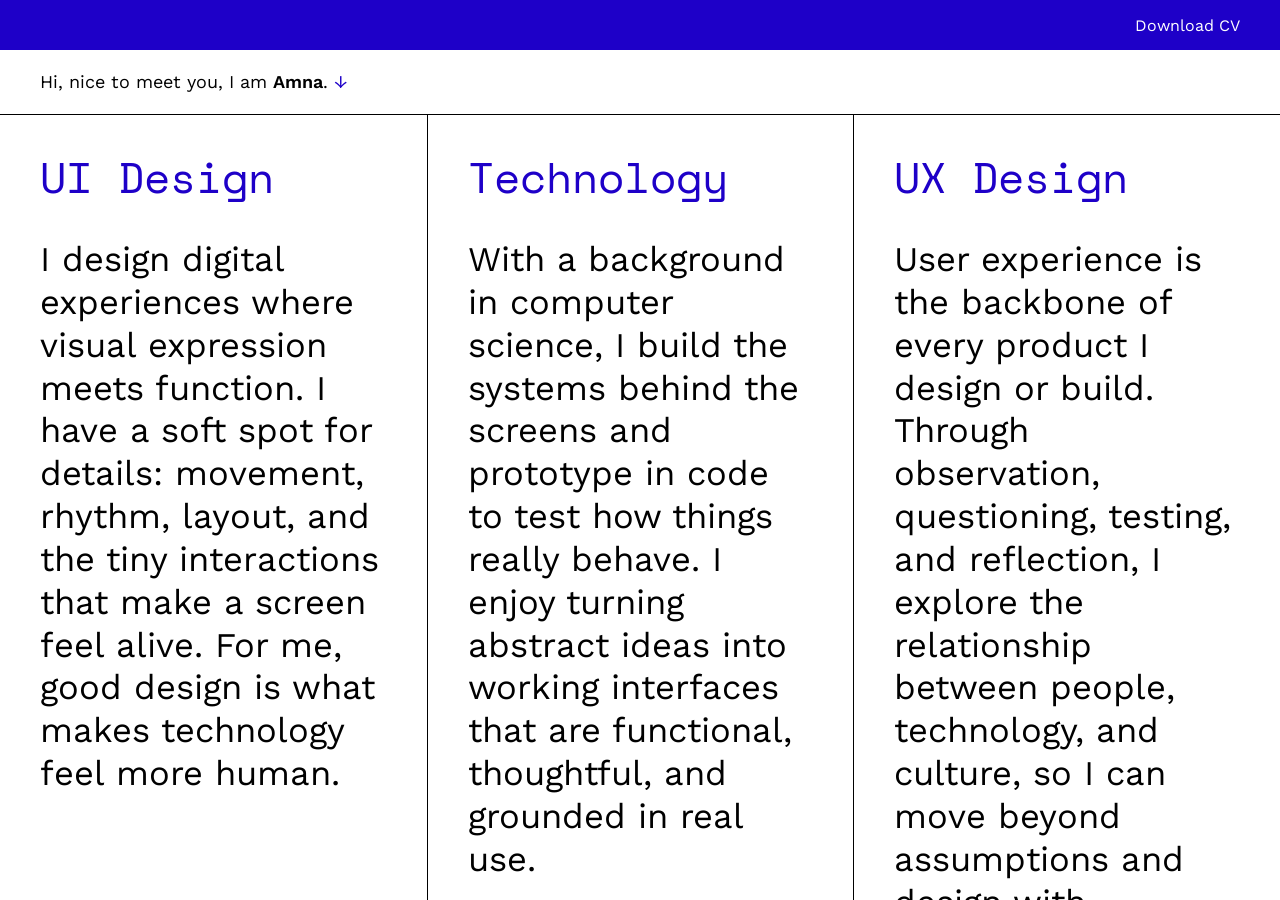
<file: index.html>
<!DOCTYPE html>
<html lang="en">
<head>
  <meta charset="UTF-8">
  <meta name="viewport" content="width=device-width, initial-scale=1.0">
  <title>Amna Ahmad — Portfolio</title>

  <!-- Fonts: Work Sans for everything; Space Mono (class="mono") only for the column
       titles, technical details and numbers -->
  <link rel="preconnect" href="https://fonts.googleapis.com">
  <link rel="preconnect" href="https://fonts.gstatic.com" crossorigin>
  <link href="https://fonts.googleapis.com/css2?family=Space+Mono&family=Work+Sans:ital,wght@0,400;0,600;1,400&display=swap" rel="stylesheet">
  <!-- The "←", "→", "↑" and "↓" arrows aren't in the standard Work Sans download, so load them separately -->
  <link href="https://fonts.googleapis.com/css2?family=Work+Sans&text=%E2%86%90%E2%86%92%E2%86%91%E2%86%93&display=swap" rel="stylesheet">

  <!-- "?v=…": bump a file's number after editing it, so browsers fetch the new copy -->
  <link rel="stylesheet" href="css/variables.css?v=4">
  <link rel="stylesheet" href="css/base.css?v=2">
  <link rel="stylesheet" href="css/home.css?v=22">
  <link rel="stylesheet" href="css/project-page.css?v=17">
</head>
<body>

  <!-- Top bar: CV download -->
  <header class="top-bar">
    <a class="cv-link" href="assets/AmnaAhmad_CV.pdf" download>Download CV</a>
  </header>

  <!-- Greeting strip: clicking "Amna" swaps the short line for the full intro -->
  <div class="greeting">
    <p class="greeting-short">
      Hi, nice to meet you, I am <button class="name-button" type="button" aria-expanded="false"><span class="name-text">Amna</span>.<span class="name-arrow" aria-hidden="true">↓</span></button>
    </p>

    <!-- Shown instead of the greeting while a column is open -->
    <button class="back-button" type="button">← Home</button>

    <!-- Full intro, hidden until "Amna" is clicked -->
    <div class="intro">
      <p class="intro-text">
        Hi, nice to meet you! I’m Amna, a computer engineer turned digital experience
        designer with nearly four years of professional experience across research,
        technology, and startup environments. I previously worked at
        <a class="intro-link" href="https://home.cern" target="_blank" rel="noopener">CERN</a>,
        where I contributed to the design of complex industrial systems, and I am
        currently working at
        <a class="intro-link" href="https://www.logitech.com" target="_blank" rel="noopener">Logitech</a>
        as an AI Creative &amp; Design Technologist. I am also pursuing a Master of Arts
        in Design with a focus on Digital Experience Design at École cantonale d’art
        de Lausanne (ECAL).<span class="intro-close" aria-hidden="true">↑</span>
      </p>
    </div>
  </div>

  <!-- Three columns.
       data-speed: how fast each one scrolls (1 = normal)
       data-name:  used to widen the right column when it's clicked -->
  <main class="columns">

    <section class="column" data-speed="0.6" data-name="ui">
      <div class="column-inner">

        <!-- Short summary, shown on the home view -->
        <div class="column-summary">
          <h2 class="column-title mono">UI Design</h2>
          <!-- The three column texts are kept at the same length (40 words each) -->
          <p class="column-text">
            I design digital experiences where visual expression meets function. I have
            a soft spot for details: movement, rhythm, layout, and the tiny interactions
            that make a screen feel alive. For me, good design is what makes technology
            feel more human.
          </p>
        </div>

        <!-- Projects, shown when this column is clicked -->
        <div class="column-projects">
          <h2 class="column-title">Design projects</h2>
          <p class="projects-intro">
            Over the years, I’ve worked on a variety of projects that showcase my
            creativity and a passion for building meaningful design, ranging from
            industry collaborations to my current work at ECAL. Here are some highlights:
          </p>

          <!-- href = the project's page file ("#" = page not built yet).
               Each row has a small preview image that appears on hover. -->
          <ul class="project-list">
            <li>
              <a class="project-link" href="projects/unicos-branding.html">
                UNICOS Branding - Framework
                <img class="project-preview" src="assets/Photo/previews/unicos-branding.jpg" alt="">
              </a>
            </li>
            <li>
              <a class="project-link" href="projects/ecal-semester-projects.html">
                Transversal Workshops
                <img class="project-preview" src="assets/Photo/previews/transversal.jpg" alt="">
              </a>
            </li>
            <li>
              <a class="project-link" href="projects/bisses-du-valais.html">
                Bisses du Valais - Website design
                <img class="project-preview" src="assets/Photo/previews/bisses.jpg" alt="">
              </a>
            </li>
            <li>
              <a class="project-link" href="projects/randox-certifly.html">
                Randox | Certifly - mobile app
                <img class="project-preview" src="assets/Photo/previews/randox.jpg" alt="">
              </a>
            </li>
            <li>
              <a class="project-link" href="projects/ecaredocta.html">
                eCareDocta - mobile app
                <img class="project-preview" src="assets/Photo/previews/ecaredocta.jpg" alt="">
              </a>
            </li>
          </ul>
        </div>

        <!-- A project's page is loaded in here when it's clicked -->
        <div class="column-page"></div>
      </div>
    </section>

    <section class="column" data-speed="1" data-name="tech">
      <div class="column-inner">
        <div class="column-summary">
          <h2 class="column-title mono">Technology</h2>
          <p class="column-text">
            With a background in computer science, I build the systems behind the screens
            and prototype in code to test how things really behave. I enjoy turning
            abstract ideas into working interfaces that are functional, thoughtful, and
            grounded in real use.
          </p>
        </div>

        <!-- Projects, shown when this column is clicked (opens from the center) -->
        <div class="column-projects">
          <h2 class="column-title">Technology</h2>
          <p class="projects-intro">
            Over the years, I’ve worked on a variety of projects that showcase my
            creativity and a passion for building meaningful design, ranging from
            industry collaborations to my current work at ECAL. Here are some highlights:
          </p>

          <ul class="project-list">
            <li>
              <a class="project-link" href="projects/unicos-framework.html">
                UNICOS Framework - Implementation
                <img class="project-preview" src="assets/Photo/previews/unicos-framework.jpg" alt="">
              </a>
            </li>
            <li>
              <a class="project-link" href="projects/logitech-keyboard.html">
                Logitech - PWS Keyboard layout
                <img class="project-preview" src="assets/Photo/previews/logitech.jpg" alt="">
              </a>
            </li>
          </ul>
        </div>

        <!-- A project's page is loaded in here when it's clicked -->
        <div class="column-page"></div>
      </div>
    </section>

    <section class="column" data-speed="1.4" data-name="ux">
      <div class="column-inner">
        <div class="column-summary">
          <h2 class="column-title mono">UX Design</h2>
          <p class="column-text">
            User experience is the backbone of every product I design or build. Through
            observation, questioning, testing, and reflection, I explore the relationship
            between people, technology, and culture, so I can move beyond assumptions and
            design with curiosity, context, and intention.
          </p>
        </div>

        <!-- Projects, shown when this column is clicked -->
        <div class="column-projects">
          <h2 class="column-title">Experience Design</h2>
          <p class="projects-intro">
            Research gives my work direction. Through observation, questioning, testing,
            and reflection, I explore the relationship between people, technology, and
            culture. It allows me to move beyond assumptions and design with curiosity,
            context, and intention.
          </p>

          <ul class="project-list">
            <li>
              <a class="project-link" href="projects/lost-and-found.html">
                Lost &amp; Found - ECAL
                <img class="project-preview" src="assets/Photo/previews/lost-and-found.jpg" alt="">
              </a>
            </li>
            <li>
              <a class="project-link" href="projects/reality-check.html">
                Reality check - ECAL
                <img class="project-preview" src="assets/Photo/previews/reality-check.jpg" alt="">
              </a>
            </li>
            <li>
              <a class="project-link" href="projects/ux-bootcamp.html">
                Participatory Design Workshop - ECAL
                <img class="project-preview" src="assets/Photo/previews/participatory-workshop.jpg" alt="">
              </a>
            </li>
          </ul>
        </div>

        <!-- A project's page is loaded in here when it's clicked -->
        <div class="column-page"></div>
      </div>
    </section>

  </main>

  <!-- Phones only: shown instead of a case study, until the case studies have a
       phone layout. Its slideshow is filled in by main.js. -->
  <section class="mobile-placeholder">
    <p class="placeholder-text">
      Hey, thanks for stopping by!<br>
      I’m building this site with a lot of care, and I’m still working on making the
      case studies work well on smaller screens.<br>
      In the meantime, you can explore them on a
      <button class="share-link" type="button"><span>laptop</span> or <span>desktop</span></button>.
    </p>
    <p class="share-note" role="status"></p>
    <div class="project-reel" aria-hidden="true"></div>
  </section>

  <script src="js/main.js?v=14"></script>
</body>
</html>
</file>
<file: css/variables.css>
/* Design tokens from Figma. Change a value here and it updates everywhere. */

:root {
  /* Colors */
  --blue: #1E00C8;
  --beige: #FFF8E7;
  --black: #000000;
  --white: #FFFFFF;

  /* Fonts: Work Sans everywhere; Space Mono only for column titles, technical details and numbers */
  --font-main: "Work Sans", sans-serif;
  --font-mono: "Space Mono", monospace;

  /* Font sizes: scale with screen width, capped at the 1920px design size */
  --size-small: clamp(16px, 1.05vw, 20px);   /* Download CV */
  --size-greeting: clamp(18px, 1.35vw, 26px);
  --size-title: clamp(40px, 3.35vw, 64px);   /* column headings */
  --size-body: clamp(30px, 2.7vw, 52px);     /* column text */

  /* Smaller sizes for the two narrow columns when one column is open */
  --size-title-small: clamp(22px, 1.75vw, 34px);
  --size-body-small: clamp(18px, 1.45vw, 28px);

  /* Open column: projects intro and list */
  --size-projects: clamp(24px, 2.1vw, 40px);

  /* Vertical column titles while a project page is open */
  --size-title-tiny: clamp(15px, 1.25vw, 26px);

  /* Project pages */
  --size-page-title: clamp(30px, 2.5vw, 48px);        /* project name */
  --size-page-heading: clamp(24px, 1.9vw, 36px);      /* section headings */
  --size-page-subheading: clamp(20px, 1.65vw, 32px);  /* "1. Complex Interface" */
  --size-page-body: clamp(16px, 1.25vw, 24px);        /* paragraphs */

  /* Motion: one curve for all column animations, gentle start and landing */
  --ease: cubic-bezier(0.65, 0, 0.35, 1);
  --expand-time: 0.8s;

  /* Space between blocks and sections on project pages (from the Figma grid) */
  --space-block: 64px;

  /* Layout */
  --top-bar-height: 50px;
  --greeting-height: 64px;
  --side-padding: clamp(32px, 3.125vw, 60px);
  --side-padding-narrow: 25px;   /* narrow columns while another column is open */
  --divider: 1px solid var(--black);
}
</file>
<file: css/base.css>
/* Reset and global styles */

*,
*::before,
*::after {
  box-sizing: border-box;
  margin: 0;
  padding: 0;
}

/* The page itself never scrolls; only the columns do (see main.js) */
html,
body {
  height: 100%;
  overflow: hidden;
}

/* Stack top bar, greeting and columns; columns take the remaining height */
body {
  display: flex;
  flex-direction: column;
  font-family: var(--font-main);
  color: var(--black);
  background: var(--white);
  -webkit-font-smoothing: antialiased;
}

a {
  color: inherit;
  text-decoration: none;
}

/* Space Mono, only for technical details and numbers,
   e.g. <span class="mono">20%</span> inside Work Sans text */
.mono {
  font-family: var(--font-mono);
}
</file>
<file: css/home.css>
/* Home page */

/* ---------- Top bar ---------- */
.top-bar {
  height: var(--top-bar-height);
  padding: 0 var(--side-padding);
  background: var(--blue);
  display: flex;
  align-items: center;
  justify-content: flex-end;   /* push "Download CV" to the right */
}

.cv-link {
  color: var(--white);
  font-size: var(--size-small);
}

.cv-link:hover {
  text-decoration: underline;
}

/* ---------- Greeting strip ---------- */
/* Shows either the short line or the full intro. The height change between
   the two is animated in main.js; CSS only swaps the text and fades it in. */
.greeting {
  padding: 0 var(--side-padding);
  background: var(--white);
  border-bottom: var(--divider);   /* line between the strip and the columns */
  font-size: var(--size-greeting);
  overflow: hidden;            /* hide content while the strip is resizing */
}

.greeting-short {
  line-height: var(--greeting-height);   /* one line, vertically centered */
  animation: fade-in 0.4s ease both;
}

/* "Amna. ↓": bold name with a blue arrow that hints the strip opens;
   on hover the name turns blue and the arrow nudges down */
.name-button {
  font: inherit;
  color: inherit;
  background: none;
  border: none;
  cursor: pointer;
  transition: color 0.3s ease;
}

.name-text {
  font-weight: 600;
}

.name-button:hover,
.name-button:focus-visible {
  color: var(--blue);
}

.name-arrow,
.intro-close {
  display: inline-block;
  margin-left: 0.35em;
  color: var(--blue);
  transition: transform 0.3s ease;
}

.name-button:hover .name-arrow,
.name-button:focus-visible .name-arrow {
  transform: translateY(3px);
}

/* "← Home": hidden on the home view */
.back-button {
  display: none;
  font: inherit;
  line-height: var(--greeting-height);
  color: inherit;
  background: none;
  border: none;
  cursor: pointer;
  transition: color 0.3s ease;
}

.back-button:hover,
.back-button:focus-visible {
  color: var(--blue);
}

/* While a column is open (class added by main.js): swap greeting for "← Home" */
.greeting.shows-back .greeting-short {
  display: none;
}

.greeting.shows-back .back-button {
  display: block;
  animation: fade-in 0.4s ease both;
}

/* Full intro: hidden until the strip is open */
.intro {
  display: none;
  padding: 28px 0;
  line-height: 1.15;
}

.intro-link {
  color: var(--blue);
  font-weight: 600;
}

.intro-link:hover {
  text-decoration: underline;
}

/* Open state (class added by main.js). The whole strip is clickable to close. */
.greeting.is-open {
  cursor: pointer;
}

.greeting.is-open .greeting-short {
  display: none;
}

.greeting.is-open .intro {
  display: block;
  animation: fade-in 0.4s ease 0.2s both;   /* fade in as the strip opens */
}

/* "↑" at the end of the intro: nudges up on hover, as clicking closes the strip */
.greeting.is-open:hover .intro-close {
  transform: translateY(-3px);
}

@keyframes fade-in {
  from { opacity: 0; }
  to   { opacity: 1; }
}

/* ---------- Three columns ---------- */
.columns {
  flex: 1;                     /* fill whatever height is left below the bars */
  min-height: 0;               /* let it shrink when the intro opens */
  display: grid;
  grid-template-columns: 1fr 1fr 1fr;
  transition: grid-template-columns var(--expand-time) var(--ease);
}

/* One column open: it takes 4 parts of the width, the others 1 part each */
.columns[data-expanded="ui"]   { grid-template-columns: 4fr 1fr 1fr; }
.columns[data-expanded="tech"] { grid-template-columns: 1fr 4fr 1fr; }
.columns[data-expanded="ux"]   { grid-template-columns: 1fr 1fr 4fr; }

/* A project page is open: that column takes almost all the width. The narrow ones
   only hold a vertical title: an outer one (at the window's edge) gets 6.5 parts of
   100, an inner one 4.5 (about 125px and 85px on a 1920px screen, like the design).
   The page itself keeps its own width (project-page.css), so it never moves. */
.columns[data-expanded="ui"][data-view="page"]   { grid-template-columns: 89fr 4.5fr 6.5fr; }
.columns[data-expanded="tech"][data-view="page"] { grid-template-columns: 6.5fr 87fr 6.5fr; }
.columns[data-expanded="ux"][data-view="page"]   { grid-template-columns: 6.5fr 4.5fr 89fr; }

.column {
  overflow: hidden;            /* content moves inside; main.js slides it */
}

/* Columns with projects can be clicked to open;
   when one is open, the narrow ones can be clicked to go back */
.column:has(.column-projects),
.columns[data-expanded] .column:not(.is-expanded) {
  cursor: pointer;
}

/* The part that actually moves when scrolling.
   Summary, projects and project page sit on top of each other in the same spot. */
.column-inner {
  display: grid;
  grid-template-columns: minmax(0, 1fr);   /* always exactly the column's width */
  padding: 30px var(--side-padding) 60px;
  will-change: transform;      /* hint the browser to keep movement smooth */
  transition: padding var(--expand-time) var(--ease);
}

.column-summary,
.column-projects,
.column-page {
  grid-area: 1 / 1;
}

/* Divider lines between columns */
.column + .column {
  border-left: var(--divider);
}

.column-title {
  font-size: var(--size-title);
  font-weight: 400;
  color: var(--blue);
  margin-bottom: 0.7em;
  transition: font-size var(--expand-time) var(--ease);
}

.column-text {
  font-size: var(--size-body);
  line-height: 1.24;
  transition:
    font-size var(--expand-time) var(--ease),
    color 0.3s ease;
}

/* Hover: text in the hovered column turns blue (not in the open column) */
.column:not(.is-expanded):hover .column-text {
  color: var(--blue);
}

/* ---------- Narrow columns (while another column is open) ---------- */
/* Text shrinks smoothly thanks to the font-size transitions above */
.columns[data-expanded] .column:not(.is-expanded) .column-inner {
  padding: 30px var(--side-padding-narrow) 60px;
}

.columns[data-expanded] .column:not(.is-expanded) .column-title {
  font-size: var(--size-title-small);
}

.columns[data-expanded] .column:not(.is-expanded) .column-text {
  font-size: var(--size-body-small);
}

/* While a project page is open, the narrow columns show only their title, written
   vertically (reading bottom to top), so the case study gets all the attention.
   Its top lines up with the top of the page. Clicking one still opens that
   column's project list (see main.js). */
.columns[data-view="page"] .column:not(.is-expanded) .column-inner {
  padding: 24px 0 60px;   /* level with the case study's "← back" label (project-page.css) */
}

.columns[data-view="page"] .column:not(.is-expanded) .column-text {
  display: none;
}

.columns[data-view="page"] .column:not(.is-expanded) .column-title {
  width: fit-content;            /* as wide as one line of text */
  margin: 0 auto;                /* centred in a column between two others... */
  font-size: var(--size-title-tiny);
  line-height: 1;
  writing-mode: vertical-rl;
  transform: rotate(180deg);     /* turn it so it reads upwards */
  white-space: nowrap;
  animation: fade-in 0.3s ease 0.1s both;   /* softly replaces the horizontal title */
}

/* At the window's edges, narrow columns keep the normal side padding, so their
   text stays in line with "← Home" (left) and "Download CV" (right), which never
   move. Only the sides next to a divider line get the narrow padding. */
.columns[data-expanded] > .column:first-of-type:not(.is-expanded) .column-inner {
  padding-left: var(--side-padding);
}

.columns[data-expanded] > .column:last-of-type:not(.is-expanded) .column-inner {
  padding-right: var(--side-padding);
}

/* ...and a vertical title there sits against that padding instead of being centred */
.columns[data-view="page"] > .column:first-of-type:not(.is-expanded) .column-title {
  margin-left: 0;
}

.columns[data-view="page"] > .column:last-of-type:not(.is-expanded) .column-title {
  margin-right: 0;
}

/* A column that turns narrow fades its text in right away (no delay) */
.columns[data-expanded] .column:not(.is-expanded) .column-summary {
  transition: opacity 0.3s ease;
}

/* Back from a project page (class set by main.js while the columns resize): the
   narrow columns' text is laid out at its final width from the first frame, so the
   widening strips reveal it like a page sliding open, instead of squeezing and
   re-wrapping it. 1px is the divider line on the left of the 2nd and 3rd columns;
   the edge columns have the normal side padding on their outer side (see above). */
.columns.is-resizing[data-expanded]:not([data-view="page"]) .column:not(.is-expanded) .column-summary {
  width: calc(100vw / 6 - 2 * var(--side-padding-narrow) - 1px);
}

.columns.is-resizing[data-expanded]:not([data-view="page"]) .column:first-of-type:not(.is-expanded) .column-summary {
  width: calc(100vw / 6 - var(--side-padding) - var(--side-padding-narrow));
}

.columns.is-resizing[data-expanded]:not([data-view="page"]) .column:last-of-type:not(.is-expanded) .column-summary {
  width: calc(100vw / 6 - var(--side-padding) - var(--side-padding-narrow) - 1px);
}

/* ...takes its final size at once, so the column that was open doesn't shrink
   its text (and re-wrap it) step by step, and fades in (the vertical titles
   don't snap to horizontal ones) */
.columns.is-resizing[data-expanded]:not([data-view="page"]) .column:not(.is-expanded) :is(.column-title, .column-text) {
  transition: none;
  animation: fade-in 0.4s ease both;
}

/* Back home from a project page: the same, at the home view's column width */
.columns.is-resizing:not([data-expanded]) .column-summary {
  width: calc(100vw / 3 - 2 * var(--side-padding) - 1px);
}

.columns.is-resizing:not([data-expanded]) .column:first-of-type .column-summary {
  width: calc(100vw / 3 - 2 * var(--side-padding));
}

.columns.is-resizing:not([data-expanded]) :is(.column-title, .column-text) {
  transition: none;
  animation: fade-in 0.4s ease both;
}

/* From a project page straight to another column: the column that opens hides
   its vertical title at once, instead of fading it out while it grows back to a
   big horizontal title */
.columns.is-resizing .column.is-expanded .column-summary {
  transition: none;
}

/* Space Mono titles are wide: in the narrow columns (1/6 of the window with a column
   open) they shrink only as far as needed for "Technology", 10 letters, about 6.2
   times the font size, to fit the narrowest text space (an edge column's). All three
   get the same size. Vertical titles (page open) don't need this. */
.columns[data-expanded]:not([data-view="page"]) .column:not(.is-expanded) .column-title.mono {
  font-size: min(var(--size-title-small),
                 (100vw / 6 - var(--side-padding) - var(--side-padding-narrow)) / 6.2);
}

/* ---------- Open column: summary out, projects in ---------- */
.column-summary {
  transition: opacity 0.3s ease 0.4s;   /* closing: fade back in once narrowing */
}

.column.is-expanded .column-summary {
  opacity: 0;
  pointer-events: none;
  transition: opacity 0.25s ease;       /* opening: fade out right away */
}

/* Projects are hidden until their column opens */
.column-projects {
  display: none;
  /* Laid out at the final open width from the start, so the text
     doesn't jump between lines while the column is widening */
  width: calc(100vw * 4 / 6 - 2 * var(--side-padding));
}

.column.is-expanded .column-projects {
  display: block;
  animation: projects-in 0.7s ease-out 0.3s both;
}

@keyframes projects-in {
  from { opacity: 0; transform: translateY(24px); }
  to   { opacity: 1; transform: translateY(0); }
}

/* Technology opens from the center instead:
   its projects stay centered on screen while the column grows outward,
   and are revealed from the middle to both sides like opening curtains. */
.column[data-name="tech"] .column-projects {
  justify-self: unsafe center;   /* "unsafe" = keep centered even while wider than the column */
}

.column[data-name="tech"].is-expanded .column-projects {
  animation: projects-from-center var(--expand-time) var(--ease) 0.1s both;
}

@keyframes projects-from-center {
  from { opacity: 0; clip-path: inset(0 50%); }
  to   { opacity: 1; clip-path: inset(0 0); }
}

/* Back from a project page, the list starts fading in as soon as the page is gone */
.columns.is-resizing .column.is-expanded .column-projects {
  animation-delay: 0s;
}

.projects-intro {
  font-size: var(--size-projects);
  line-height: 1.18;
  margin-bottom: 1.5em;
}

/* Project list: arrow + name, line under each row */
.project-list {
  list-style: none;
}

.project-link {
  position: relative;          /* so the preview image is placed inside the row */
  display: flex;
  align-items: center;
  gap: 0.4em;
  padding: 0.55em 0;
  font-size: var(--size-projects);
  border-bottom: var(--divider);
  transition: color 0.3s ease;
}

/* Blue "→" arrow in Work Sans before each project name */
.project-link::before {
  content: "→";
  color: var(--blue);
  transition: transform 0.3s ease;
}

/* Hover: name turns blue and the arrow nudges right */
.project-link:hover {
  color: var(--blue);
}

.project-link:hover::before {
  transform: translateX(6px);
}

/* Project preview image: sits at the right end of the row, hidden until hover */
.project-preview {
  position: absolute;
  right: 0;
  top: 50%;
  width: clamp(150px, 11vw, 220px);
  aspect-ratio: 3 / 2;         /* every preview gets the same size... */
  object-fit: cover;           /* ...the image fills it and is trimmed, never stretched */
  opacity: 0;
  transform: translateY(-50%) scale(0.85);
  pointer-events: none;        /* never blocks clicking the row */
  transition:
    opacity 0.35s ease,
    transform 0.5s var(--ease);
}

/* Hover: fade in and grow to full size */
.project-link:hover .project-preview {
  opacity: 1;
  transform: translateY(-50%) scale(1);
}

/* ---------- Phones (up to 767px wide) ---------- */
/* The three sections stack and the page scrolls normally. Tapping a section opens
   its project list below its text (the other sections fold down to their titles),
   with a small slideshow of its projects. Tapping a project shows a placeholder
   page until the case studies have a phone layout. Behaviour: see main.js. */

/* Slideshows and the placeholder page only exist on phones */
.project-reel,
.mobile-placeholder {
  display: none;
}

@media (max-width: 767px) {
  :root {
    --side-padding: 20px;
    --side-padding-narrow: 20px;
    --top-bar-height: 48px;
    --greeting-height: 48px;
    --size-small: 14px;
    --size-greeting: 15px;
    --size-title: 24px;
    --size-title-small: 24px;
    --size-body: 17px;
    --size-body-small: 17px;
    --size-projects: 17px;
  }

  /* The page scrolls normally (on desktop only the columns scroll, see main.js) */
  html,
  body {
    height: auto;
    overflow: visible;
  }

  /* Sections stacked, with a line between them */
  .columns {
    display: block;
  }

  .column {
    overflow: visible;
  }

  .column + .column {
    border-left: none;
    border-top: var(--divider);
  }

  .column-inner {
    display: block;
    padding: 16px var(--side-padding) 18px !important;
    transform: none !important;                          /* ignore the desktop scrolling */
  }

  .column-title {
    margin-bottom: 0.5em;
  }

  /* An open section keeps its text, with its projects below it */
  .column.is-expanded .column-summary {
    opacity: 1;
    pointer-events: auto;
  }

  .column[data-name] .column-projects {
    width: auto;
    justify-self: auto;
  }

  .column[data-name].is-expanded .column-projects {
    margin-top: 12px;
    animation: projects-in 0.5s ease-out both;
  }

  /* The list's own title and intro are for the wide desktop column only */
  .column-projects > .column-title,
  .projects-intro {
    display: none;
  }

  /* The other sections fold down to just their titles */
  .columns[data-expanded] .column:not(.is-expanded) .column-text {
    display: none;
  }

  .columns[data-expanded] .column:not(.is-expanded) .column-title,
  .columns[data-expanded]:not([data-view="page"]) .column:not(.is-expanded) .column-title.mono {
    font-size: var(--size-title-small);
    line-height: 1.2;
    margin-bottom: 0;
  }

  /* ...in slim rows */
  .columns[data-expanded] .column:not(.is-expanded) .column-inner {
    padding-top: 14px !important;
    padding-bottom: 14px !important;
  }

  /* No hover effects on phones: a tap would leave text blue or arrows nudged */
  .column:not(.is-expanded):hover .column-text,
  .project-link:hover,
  .name-button:hover,
  .back-button:hover {
    color: inherit;
  }

  .project-link:hover::before,
  .name-button:hover .name-arrow,
  .greeting.is-open:hover .intro-close {
    transform: none;
  }

  .cv-link:hover,
  .intro-link:hover {
    text-decoration: none;
  }

  /* Project rows keep their line underneath (as on desktop), but no hover
     previews (phones can't hover) */
  .project-link {
    padding: 0.6em 0;
  }

  .project-preview {
    display: none;
  }

  /* Slideshow of the section's projects, in the bottom-right corner:
     the images sit on top of each other and fade into one another */
  .project-reel {
    display: block;
    position: relative;
    width: 100px;
    aspect-ratio: 1;
    margin: 20px 0 0 auto;
    overflow: hidden;
  }

  /* The images are squares (assets/Photo/reel/, 300×300 = 3x the box), so each fills it exactly */
  .project-reel img {
    position: absolute;
    inset: 0;
    width: 100%;
    height: 100%;
    object-fit: cover;
    opacity: 0;
    transition: opacity 0.1s ease;   /* near-instant swap (timing in main.js) */
  }

  .project-reel img.is-shown {
    opacity: 1;
  }

  /* The greeting stays while a section is open; "← Home" only appears on the
     placeholder page */
  .greeting.shows-back:not(.is-open) .greeting-short {
    display: block;
  }

  .greeting.shows-back .back-button {
    display: none;
  }

  body.shows-placeholder .greeting.shows-back .greeting-short {
    display: none;
  }

  body.shows-placeholder .greeting .back-button {
    display: block;
    animation: fade-in 0.4s ease both;
  }

  /* Placeholder page: message at the top, slideshow of every project at the bottom */
  body.shows-placeholder .columns {
    display: none;
  }

  body.shows-placeholder .mobile-placeholder {
    display: flex;
    flex-direction: column;
    min-height: calc(100vh - var(--top-bar-height) - var(--greeting-height) - 1px);   /* 1px: the strip's divider line */
    min-height: calc(100svh - var(--top-bar-height) - var(--greeting-height) - 1px);
    padding: 32px var(--side-padding) 20px;
    animation: fade-in 0.4s ease both;
  }

  .placeholder-text {
    font-size: 20px;
    line-height: 1.2;
  }

  /* "laptop or desktop": sends the site's address on (see main.js) */
  .share-link {
    font: inherit;
    color: inherit;
    background: none;
    border: none;
    cursor: pointer;
  }

  .share-link span {
    color: var(--blue);
  }

  .share-note {
    min-height: 1.2em;           /* room for the note, so nothing jumps when it appears */
    margin: 0.6em 0 32px;
    font-size: 15px;
    color: var(--blue);
  }

  .mobile-placeholder .project-reel {
    margin: auto 0 0 auto;       /* bottom-right corner of the page, same size as above */
  }
}
</file>
<file: css/project-page.css>
/* Project pages (files in projects/, loaded into an open column by main.js) */

/* ---------- Showing and hiding the page ---------- */
/* Hidden until a project is clicked */
.column-page {
  display: none;
  /* Laid out at the final width from the start, so text doesn't
     jump between lines while the column is widening */
  width: calc(100vw * 8 / 10 - 2 * var(--side-padding));
}

/* Page open (class added by main.js): list hidden, page fades in */
.column.shows-page .column-projects {
  display: none;
}

.column.shows-page .column-page {
  display: block;
  animation: projects-in 0.7s ease-out both;   /* starts as soon as the list is gone; keyframes in home.css */
}

/* ---------- Page layout ---------- */
/* No extra gap after the last section; the column's own padding is enough */
.project-page > :last-child,
.project-page > :last-child > :last-child {
  margin-bottom: 0;
}

.project-page img {
  display: block;
  max-width: 100%;
}

.project-page p,
.project-page li {
  font-size: var(--size-page-body);
  line-height: 1.17;
}

/* "← Design projects": back to the project list. Smaller than the project's
   title below it, as it stays on screen the whole time (see .page-bar). */
.page-back {
  font: inherit;
  font-size: var(--size-page-subheading);
  color: var(--blue);
  background: none;
  border: none;
  cursor: pointer;
  margin-bottom: 16px;           /* gap to the project's title */
}

.page-back-arrow {
  display: inline-block;
  transition: transform 0.3s ease;
}

.page-back:hover .page-back-arrow {
  transform: translateX(-6px);   /* arrow nudges left on hover */
}

/* The bar around "← Design projects" (added by main.js) stays at the top of the
   column while the case study scrolls, so the way back to the project list is
   always in reach. Its white background reaches up over the column's top padding
   (30px, .column-inner in home.css) and hides the page passing underneath, across
   the whole column (the bar reaches past both sides; the column cuts it off).
   The label sits 24px below the divider line, level with the vertical titles of
   the narrow columns (home.css). */
.page-bar {
  position: relative;
  z-index: 3;                    /* above the page's images and videos */
  margin: -30px -100vw 0 calc(-1 * var(--side-padding));
  padding: 24px 100vw 0 var(--side-padding);
  background: var(--white);
}

.page-title {
  font-size: var(--size-page-title);
  font-weight: 400;
  color: var(--blue);
  margin-bottom: 0.5em;          /* 24px on a large screen */
}

.page-hero {
  width: 100%;
  aspect-ratio: 1400 / 714;
  object-fit: cover;             /* crop to the design's shape */
  margin: var(--space-block) 0;
}

/* Section headings, e.g. "Problem statement" */
.page-heading {
  font-size: var(--size-page-heading);
  font-weight: 400;
  color: var(--blue);
  margin-bottom: 1.2em;
}

/* Numbered problems, e.g. "1. Complex Interface" */
.page-subheading {
  font-size: var(--size-page-subheading);
  font-weight: 400;
  margin: 1.6em 0 0.6em;
}

/* Two side-by-side columns */
.page-split {
  display: grid;
  grid-template-columns: minmax(0, 1fr) minmax(0, 1fr);   /* always two equal halves */
  gap: 60px 10%;                 /* row gap, column gap */
  align-items: start;
  margin-bottom: var(--space-block);
}

.page-split--centered {
  align-items: center;           /* sticky notes: line up their middles */
}

/* Smaller gaps, for grids of images */
.page-split--tight {
  gap: 32px 48px;
}

/* A row of images that all end up the same height, uncropped.
   Give each image style="--ratio: calc(<width> / <height>)" (its size in pixels): wider images
   get a bigger share of the row, which evens out their heights. */
.same-height {
  display: flex;
  gap: 30px;
  align-items: flex-start;
  margin-bottom: var(--space-block);
}

.same-height > * {
  flex: var(--ratio) 1 0;
  min-width: 0;
}

/* Thin outline for screenshots with white edges
   (an outline, not a border, so it doesn't change the image's size) */
.bordered {
  outline: 1px solid #999;
  outline-offset: -1px;
}

/* Videos and full-width images */
.page-video,
.page-wide-image {
  width: 100%;
  margin-bottom: var(--space-block);
}

.page-video {
  display: block;
  background: var(--black);      /* shown for a moment before the video loads */
}

/* Video with a sound button in its bottom-right corner (button added by main.js) */
.video-wrap {
  position: relative;
  margin-bottom: var(--space-block);
}

.video-wrap .page-video,
.page-split .video-wrap {
  margin-bottom: 0;              /* the wrap or the grid handles the spacing */
}

.page-video--hero {
  margin: var(--space-block) 0;
}

/* Round, semi-transparent button with a speaker icon */
.sound-button {
  position: absolute;
  right: 20px;
  bottom: 20px;
  width: 48px;
  height: 48px;
  display: grid;
  place-items: center;           /* icon in the middle */
  border: none;
  border-radius: 50%;
  background: rgba(255, 255, 255, 0.7);
  cursor: pointer;
  transition: background 0.3s ease;
}

.sound-button:hover,
.sound-button:focus-visible {
  background: rgba(255, 255, 255, 0.95);
}

.sound-icon {
  width: 24px;
  height: 24px;
}

/* Outline speaker = sound off, filled speaker = sound on */
.sound-button .sound-icon--on,
.sound-button.is-on .sound-icon--off {
  display: none;
}

.sound-button.is-on .sound-icon--on {
  display: block;
}

/* ---------- Pieces used on pages with several projects (e.g. ECAL) ---------- */
/* A second project title further down the page gets space above it */
.page-title:not(:first-of-type) {
  margin-top: var(--space-block);
}

/* Media right under an intro paragraph */
.page-media-top {
  margin-top: var(--space-block);
}

/* Headings that sit close to the text below them */
.page-heading--tight {
  margin-bottom: 0.6em;
}

/* A big blue question */
.project-page .page-question {
  color: var(--blue);
  font-size: var(--size-page-heading);
  margin-bottom: var(--space-block);
}

.page-paragraph-gap {
  margin-top: 1.2em;
}

/* Three phone screens in a row; the middle one sits higher */
.screens {
  display: flex;
  justify-content: space-between;
  align-items: flex-start;
  margin: var(--space-block) 0;
}

.screens img {
  width: 28%;
  margin-top: 5%;
}

.screens img:nth-child(2) {
  margin-top: 0;
}

/* Three text columns ("How it works?") */
.page-three {
  display: grid;
  grid-template-columns: repeat(3, minmax(0, 1fr));
  gap: 6%;
  margin-bottom: var(--space-block);
}

.page-label {
  font-size: var(--size-page-body);
  font-weight: 600;
}

/* ---------- Pieces used on long case studies (e.g. Lost & Found) ---------- */
/* Space between the big numbered sections */
.page-section {
  margin-bottom: var(--space-block);
}

/* A larger paragraph that sums up the project */
.project-page .page-lead {
  font-size: var(--size-projects);
  line-height: 1.4;
  max-width: 95%;
  margin: var(--space-block) 0;
}

/* Black note after a blue heading, e.g. "- Grouping outcomes…" */
.page-heading-note {
  color: var(--black);
}

/* Photo grids with 2, 3 or 4 columns */
.photo-grid {
  display: grid;
  gap: 24px;
}

.photo-grid img {
  width: 100%;
}

.photo-grid--2 { grid-template-columns: repeat(2, minmax(0, 1fr)); gap: 48px; }
.photo-grid--3 { grid-template-columns: repeat(3, minmax(0, 1fr)); gap: 48px; }
.photo-grid--4 { grid-template-columns: repeat(4, minmax(0, 1fr)); }

/* Crop all photos in the grid to the same portrait shape */
.photo-grid--cropped img {
  aspect-ratio: 4 / 5;
  object-fit: cover;
}

/* Steps as blue circles joined by arrows */
.flow {
  display: flex;
  align-items: center;
  justify-content: space-between;
  margin: var(--space-block) 3%;
}

.flow-step {
  width: 12%;
  aspect-ratio: 1;
  display: grid;
  place-items: center;
  padding: 0.5em;
  border-radius: 50%;
  background: var(--blue);
  color: var(--white);
  font-size: var(--size-page-body);
  text-align: center;
  line-height: 1.3;
}

.flow-arrow {
  font-size: clamp(32px, 3vw, 56px);
}

/* Prototype parts: images with centred captions */
.parts {
  display: grid;
  grid-template-columns: repeat(3, minmax(0, 1fr));
  gap: 6%;
  align-items: start;
  margin-bottom: var(--space-block);
}

.parts--first-row {
  grid-template-columns: minmax(0, 1fr) minmax(0, 2.7fr);
  align-items: end;
}

.parts figure img {
  margin: 0 auto;                /* centre each image in its column */
}

.parts figcaption {
  margin-top: 24px;
  text-align: center;
}

.parts .same-height {
  margin-bottom: 0;
}

/* Interface element collages: one on the left, one further right */
.elements {
  max-width: 62%;
}

.elements--left {
  margin-left: 4%;
}

.elements--right {
  margin: 40px 0 0 auto;
}

/* Insight cards: beige, blue outline, solid shadow */
.insights {
  display: grid;
  grid-template-columns: repeat(3, minmax(0, 1fr));
  gap: 60px 3%;
}

.insight {
  padding: 1.5em 1.3em;
  background: var(--beige);
  border: 2px solid var(--blue);
  box-shadow: 4px 4px 0 #0E0060;
}

/* Sits alone on its row, centred, one card wide */
.insight--center {
  grid-column: 1 / -1;
  justify-self: center;
  width: calc((100% - 2 * 3%) / 3);
}

.insight h3 {
  font-size: var(--size-page-body);
  font-weight: 500;
  margin-bottom: 0.5em;
}

.project-page .insight p {
  font-size: clamp(14px, 1.05vw, 20px);
  line-height: 1.4;
}

/* A single image or video centred on the page, e.g. the working prototype */
.page-centered-image {
  display: block;
  width: 45%;
  margin: 0 auto;
}

/* Full-width image with a centred caption */
.page-figure {
  margin-bottom: var(--space-block);
}

.page-figure img {
  width: 100%;
}

.page-figure figcaption {
  text-align: center;
}

/* ---------- Pieces used on the Reality Check (Duolingo) page ---------- */
/* Photo on the left, text on the right */
.page-split--photo-left {
  grid-template-columns: minmax(0, 0.39fr) minmax(0, 0.61fr);
  column-gap: 60px;
}

/* Heading with no gap below it (a subtitle follows right away) */
.page-heading--flush {
  margin-bottom: 0;
}

/* Big black subtitles in the design proposal, e.g. "1- Understanding users…" */
.proposal-title {
  max-width: 69%;                /* narrower, so longer titles wrap like the design */
  font-size: var(--size-page-heading);
  font-weight: 400;
  line-height: 1.17;
  margin: 1.2em 0 1.4em;
}

/* Two key findings in slightly larger text */
.project-page .page-statements p {
  font-size: var(--size-page-subheading);
  max-width: 80%;
  margin-bottom: 1.2em;
}

/* The four insights as beige circles in a row */
.insight-circles {
  display: flex;
  justify-content: center;
  gap: 2.5%;
  margin: var(--space-block) 0;
}

.insight-circle {
  width: 20%;
  aspect-ratio: 1;
  display: flex;
  flex-direction: column;
  justify-content: center;
  align-items: center;
  gap: 1em;
  padding: 1.5em;
  border-radius: 50%;
  background: var(--beige);
  font-size: var(--size-page-body);
  text-align: center;
  line-height: 1.2;
}

.insight-circle strong {
  font-weight: 500;
}

/* The big "How might Duolingo…" question */
.project-page .page-big-question {
  font-size: var(--size-page-title);
  line-height: 1.17;
  margin-bottom: var(--space-block);
}

/* Persona cards, lined up on the right like the design */
.personas {
  display: flex;
  justify-content: flex-end;
  gap: 3%;
}

.personas img {
  width: 20%;
}

/* Blue highlighted words inside a paragraph */
.highlight {
  color: var(--blue);
}

/* ---------- Pieces used on the Participatory Design Workshop page ---------- */
/* Larger intro under the first title (ECAL admission workshop) */
.project-page .page-intro--large {
  font-size: var(--size-page-subheading);
  margin-bottom: calc(var(--space-block) / 2);   /* 32px */
}

/* Section with half the usual space below it (Roles and Responsibilities) */
.page-section--half {
  margin-bottom: calc(var(--space-block) / 2);   /* 32px */
}

.page-intro--large strong {
  font-weight: 600;
}

/* Current workflow, with the "Our focus" note in its empty bottom-right corner */
.workflow-focus {
  position: relative;
  width: 93%;                    /* 1306 of the 1400px column, like the design */
  margin: 0 auto;
}

.workflow-focus img {
  width: 100%;
}

.project-page .workflow-focus-note {
  position: absolute;
  left: 65%;
  top: 86%;                      /* just under the tip of the blue arrow */
  font-size: var(--size-page-subheading);
}

/* Captions a little closer to their photos */
.photo-grid--captions figcaption {
  margin-top: 24px;
}

/* Workshop steps: same space above and below each step heading */
.page-subheading--step {
  margin: var(--space-block) 0;
}

.page-subheading--step:first-of-type {
  margin-top: 0;                 /* sits right under "During the workshop:" */
}

/* Step photos and the insights board, lined up on the right like the design */
.step-image,
.board-image {
  margin-left: auto;
}

.step-image  { width: 91%; }     /* 1271 of 1400px */
.board-image { width: 84%; }     /* 1179 of 1400px */

/* Pain points → solutions diagram (SVG drawn at 1400px wide, scaled to the column) */
.insights-map {
  display: block;
  width: 100%;
  height: auto;
  margin-bottom: var(--space-block);
}

.insights-map text {
  font-size: 24px;               /* SVG units, so it scales with the diagram */
  dominant-baseline: central;
}

.insights-map .label {
  font-size: 32px;
}

.insights-map .label:first-of-type {
  text-anchor: middle;           /* "Solutions", centred over the blue boxes */
}

.insights-map .pain     { fill: #FFA8AB; }
.insights-map .solution { fill: #8AD6FF; }

.insights-map line,
.insights-map marker path {
  fill: none;
  stroke: var(--black);
  stroke-width: 1.5;
}

.insights-map .line--blue,
.insights-map .arrow--blue path {
  stroke: var(--blue);
}

/* ---------- Pieces used on the Transversal Workshops page ---------- */
/* Three rugs side by side, edge to edge like the design */
.rug-row {
  display: grid;
  grid-template-columns: repeat(3, minmax(0, 1fr));
  margin: 32px 0;
}

.rug-row img {
  width: 100%;
}

/* Notes, sketches and photos placed like the design. Each image's left and width
   are % of the 1400px-wide area and its top is % of the 977px height (set inline) */
.collage {
  position: relative;
  aspect-ratio: 1400 / 977;
  margin-bottom: var(--space-block);
}

.collage img {
  position: absolute;
}

/* Final results: the video large on the left, stills on the right (sizes from the design) */
.result-feature {
  display: flex;
  justify-content: space-between;
  margin-bottom: var(--space-block);
}

.result-feature > .video-wrap {
  width: 36.8%;
  margin-bottom: 0;              /* the row handles the spacing */
}

/* Two columns of stills; the rows line up with the video's top and bottom */
.result-stills {
  width: 38.15%;
  display: grid;
  grid-template-columns: repeat(2, minmax(0, 1fr));
  column-gap: 11.14%;            /* % of this grid's width */
  align-content: space-between;
}

.result-feature .page-video,
.result-stills > img {           /* only the stills, not the sound button's icons */
  width: 100%;
  aspect-ratio: 9 / 16;
  object-fit: cover;             /* fill the tile, cropping if a file isn't exactly 9:16 */
}

/* Re-structure process photos: three columns (303 / 320 / 308 of 976px in the design),
   each a stack of images at their own shape */
.process-columns {
  display: grid;
  grid-template-columns: 303fr 320fr 308fr;
  column-gap: 2.36%;
  align-items: start;
  margin-bottom: var(--space-block);
}

.process-columns > div {
  display: flex;
  flex-direction: column;
  gap: 22px;
}

.process-columns img,
.process-columns .page-video {
  width: 100%;
  margin: 0;
}

/* ---------- Pieces used on the two UNICOS pages ---------- */
/* Project scope: three circles touching at the top, drawn at the design's size
   (600 wide = 593 of 1400px) and scaled to the column. Highlighted circles are beige. */
.scope-circles {
  display: block;
  width: 42.86%;
  height: auto;
  margin: 0 auto var(--space-block);
}

.scope-circles circle {
  fill: none;
  stroke: var(--blue);
  stroke-width: 2;
}

.scope-circles .is-highlighted {
  fill: var(--beige);
}

.scope-circles .dot {
  fill: var(--blue);
  stroke: none;
}

.scope-circles text {
  fill: var(--blue);
  font-size: 32px;               /* SVG units, so it scales with the circles */
  text-anchor: middle;
  dominant-baseline: central;
}

/* Technology page: labels in Space Mono */
.scope-circles--mono text {
  font-family: var(--font-mono);
  font-size: 30px;
}

/* Italic closing note, e.g. the NDA notice on the Logitech page */
.project-page .page-note {
  font-style: italic;
  margin-top: var(--space-block);
}

/* "Step:1 Analyzing old panel": bold black step titles */
.page-step {
  font-size: var(--size-page-subheading);
  font-weight: 600;
  margin-bottom: 32px;
}

/* ---------- Pieces used on the Randox page ---------- */
/* Wider version of the centred image (e.g. the three phones at the top) */
.page-centered-image--wide {
  width: 80%;
}

/* Bullet list that follows its intro line with no gap */
.page-bullets--tight {
  margin-bottom: 0;
}

/* Four phone screens in a row */
.phone-screens {
  display: grid;
  grid-template-columns: repeat(4, minmax(0, 1fr));
  gap: 4.3%;
}

.phone-screens img {
  width: 100%;
}

/* Rows of flow screens; "--end" rows line up on the right */
.flow-screens-row {
  display: flex;
  gap: 1.45%;
  margin-bottom: var(--space-block);
}

.flow-screens-row img {
  width: 20.3%;
}

.flow-screens-row--end {
  justify-content: flex-end;
}

/* Bold labels at the start of list items */
.page-bullets strong {
  font-weight: 500;
}

/* ---------- Pieces used on the eCareDocta page ---------- */
/* Beige panel with blue cards: two on top, one centred below */
.highlights {
  display: grid;
  grid-template-columns: 31% 31%;
  justify-content: space-between;
  row-gap: 32px;
  padding: 3.5% 4%;
  background: var(--beige);
}

.project-page .highlight-card {
  padding: 1.6em 1.3em;
  border-radius: 10px;
  background: var(--blue);
  color: var(--white);
  font-size: var(--size-page-body);
  line-height: 1.2;
}

.highlight-card--center {
  grid-column: 1 / -1;
  justify-self: center;
  width: 31%;                    /* same width as the cards above */
}

/* Three illustrated features with a title and description */
.features {
  display: grid;
  grid-template-columns: repeat(3, 23%);
  column-gap: 7%;
  margin-top: var(--space-block);
}

.features img {
  width: 100%;
}

.features figcaption {
  margin-top: 24px;
}

.features strong {
  display: block;
  font-weight: 500;
  margin-bottom: 0.6em;
}

/* Doctor phone, a bit smaller and centred in its half */
.doctor-phone {
  width: 70%;
  margin: 0 auto;
}

/* Image captions */
figcaption {
  margin-top: 40px;
  font-size: var(--size-page-body);
  line-height: 1.17;
}

/* Underlined link inside a paragraph */
.text-link {
  text-decoration: underline;
  text-underline-offset: 0.15em;
}

.text-link:hover {
  color: var(--blue);
}

/* Stacked screenshots next to the problems */
.page-images {
  display: flex;
  flex-direction: column;
  gap: 32px;
}

/* ---------- Sticky notes ---------- */
/* Three notes per row; the first (title) note is bigger and spans two */
.notes {
  display: grid;
  grid-template-columns: repeat(3, minmax(0, 1fr));
  gap: clamp(8px, 0.95vw, 18px);   /* tighter on smaller screens */
}

.note {
  --note-color: #FFAB9F;         /* salmon */
  --fold-color: #FF8A5C;         /* folded corner */
  position: relative;
  aspect-ratio: 1;
  padding: 11%;
  background: var(--note-color);
  font-size: clamp(9px, 0.68vw, 13px);
  line-height: 1.35;
  color: #333;
  /* Cut the bottom-right corner off... */
  clip-path: polygon(0 0, 100% 0, 100% 86%, 86% 100%, 0 100%);
}

/* ...and fill it with a darker triangle, like a folded corner */
.note::after {
  content: "";
  position: absolute;
  right: 0;
  bottom: 0;
  width: 14%;
  height: 14%;
  background: var(--fold-color);
  clip-path: polygon(0 0, 100% 0, 0 100%);
}

.note strong {
  display: block;
  margin-bottom: 0.8em;
}

.note--blue   { --note-color: #7EC4FF; --fold-color: #3D9BFF; }
.note--orange { --note-color: #FFC46E; --fold-color: #FF9E2C; }
.note--grey   { --note-color: #AEB9CC; --fold-color: #8795AE; }

/* Title notes: a bit bigger than the others, centered over two columns */
.note--big {
  grid-column: span 2;
  justify-self: center;
  width: 70%;
  padding: 10%;
}

.note-title {
  font-size: 1.6em;
  line-height: 1.2;
}

/* Grey note sits next to the blue one, lowered a little */
.note--tucked {
  align-self: end;
  transform: translateY(20%);
}

.note-alert {
  display: block;
  margin-top: 1em;
  color: #E0301E;
}

/* Key findings: bold and a bit larger */
.note--bold {
  font-weight: 600;
  font-size: clamp(10px, 0.8vw, 15px);
}

/* Research questions */
.page-questions {
  max-width: 80%;
}

.page-questions p {
  font-size: var(--size-page-heading);
  margin-bottom: 0.8em;
}

.page-divider {
  border: none;
  border-top: var(--divider);
  margin: var(--space-block) 0;
}

/* Sideways gallery: the mouse wheel scrolls it left/right (see main.js) */
.gallery {
  display: flex;
  gap: 24px;
  overflow-x: auto;
  scrollbar-width: none;         /* hide scrollbar (Firefox) */
  margin-bottom: var(--space-block);
}

.gallery::-webkit-scrollbar {
  display: none;                 /* hide scrollbar (Chrome, Edge, Safari) */
}

.gallery img {
  height: clamp(360px, 41vw, 790px);
  max-width: none;               /* keep full size so the gallery can scroll */
  flex-shrink: 0;
}

.page-bullets {
  padding-left: 1.4em;
  margin-bottom: 48px;
}

/* Closing link to another project */
.page-link {
  display: inline-block;
  max-width: 80%;                /* the block above already leaves 64px */
  font-size: var(--size-page-heading);
  line-height: 1.17;
  text-decoration: underline;
  text-underline-offset: 0.15em;
  transition: color 0.3s ease;
}

.page-link:hover {
  color: var(--blue);
}
</file>
